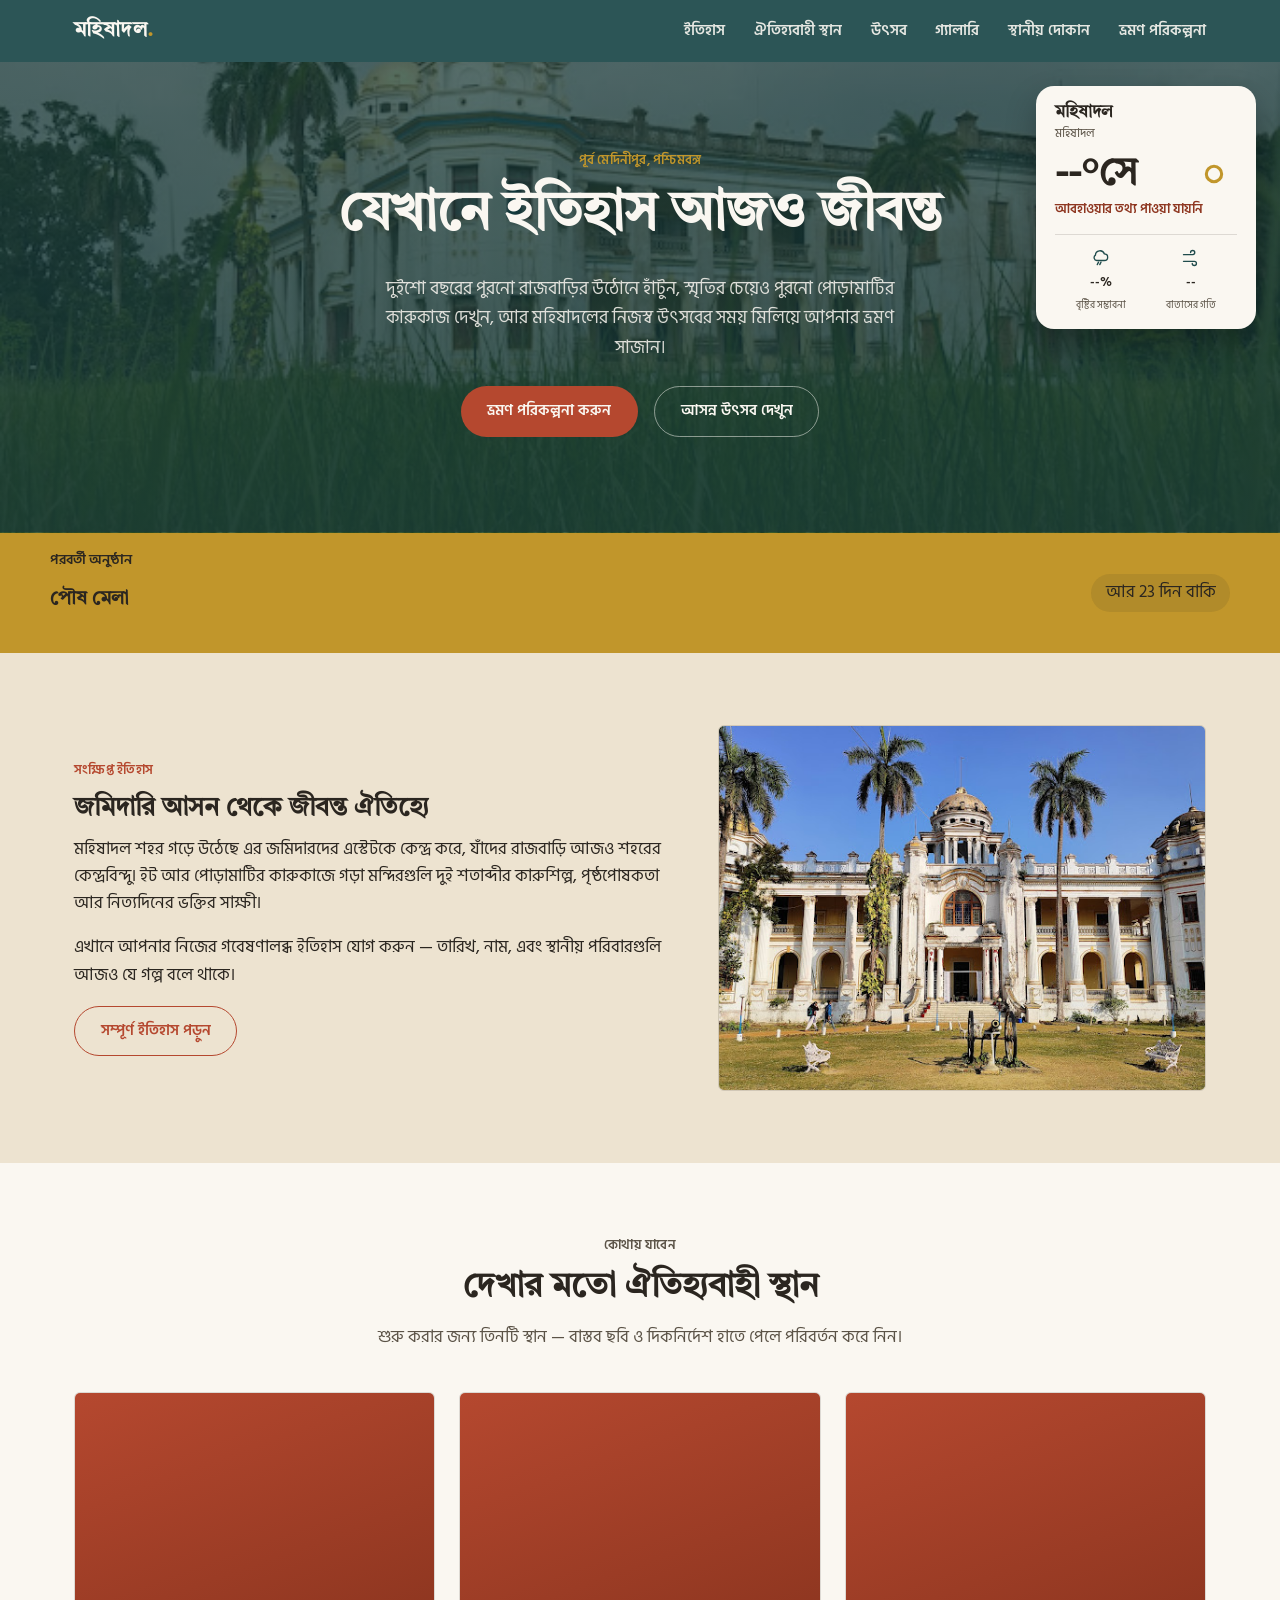
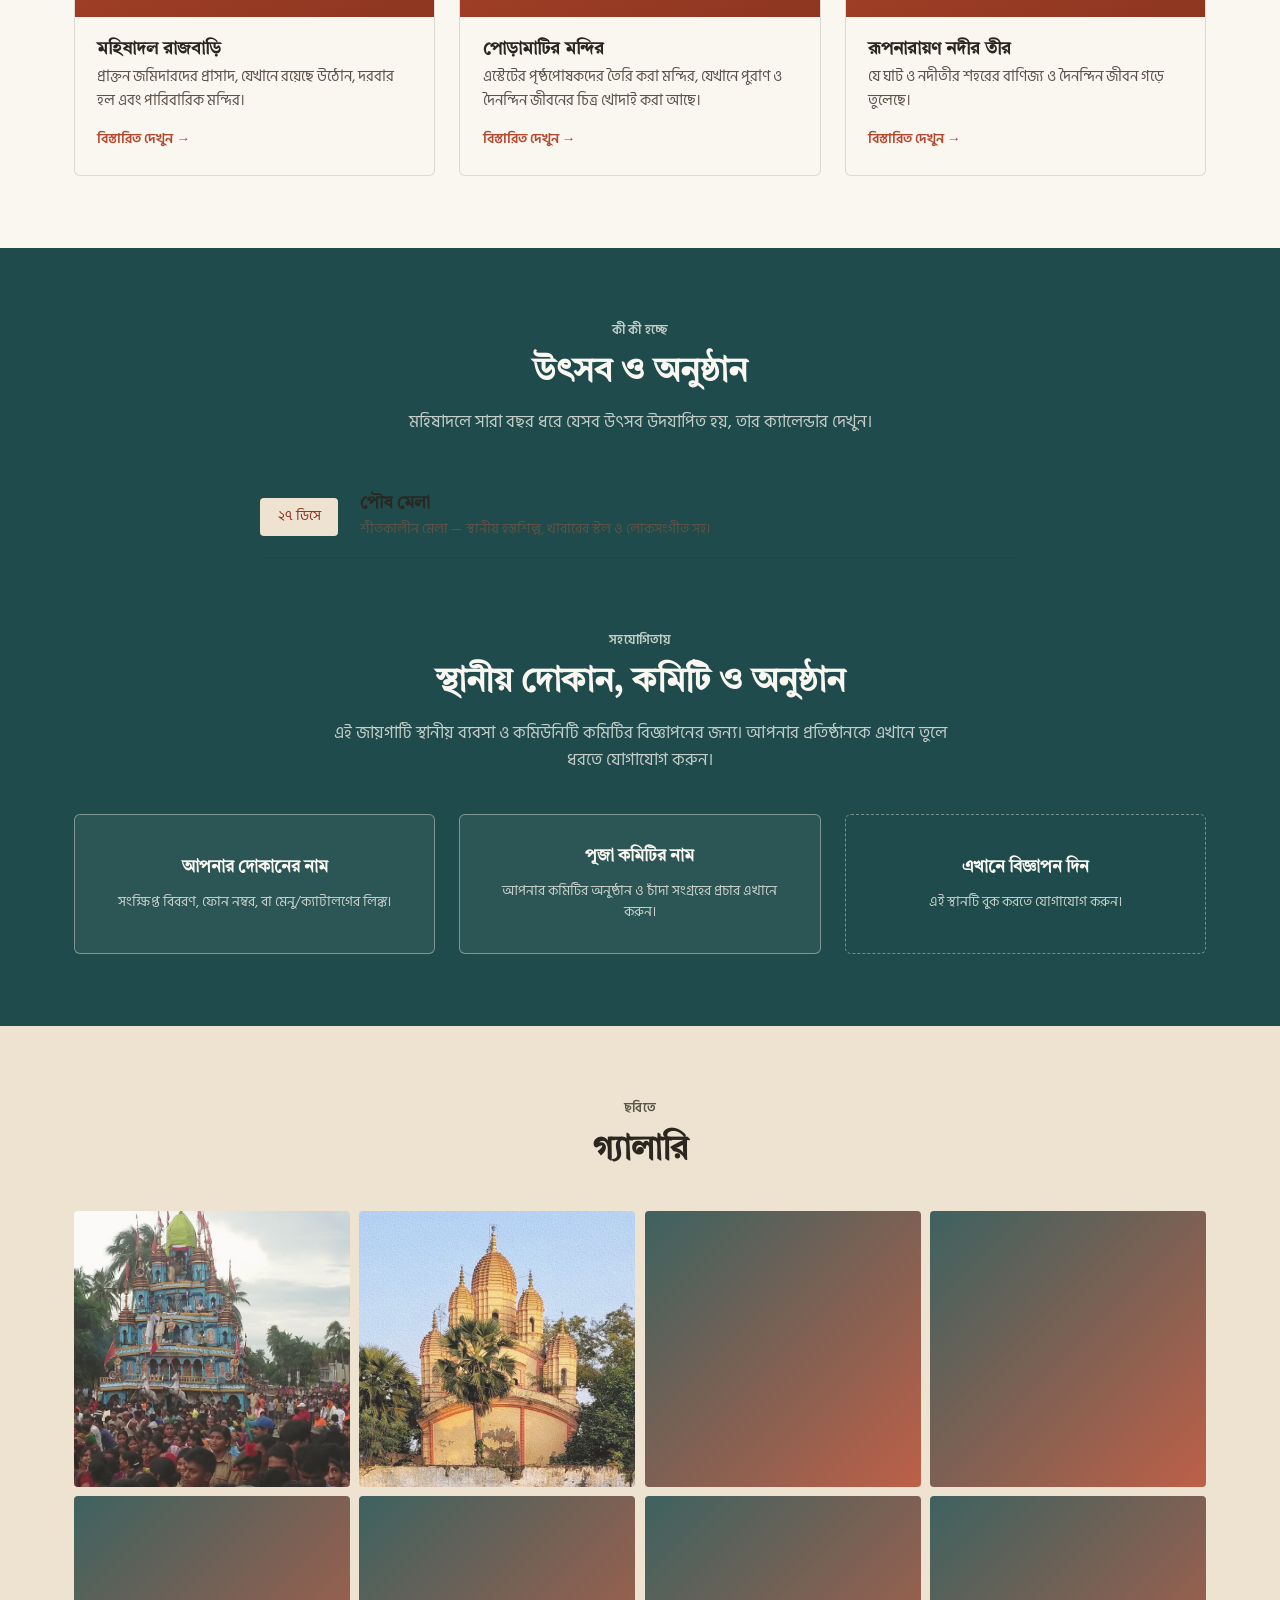
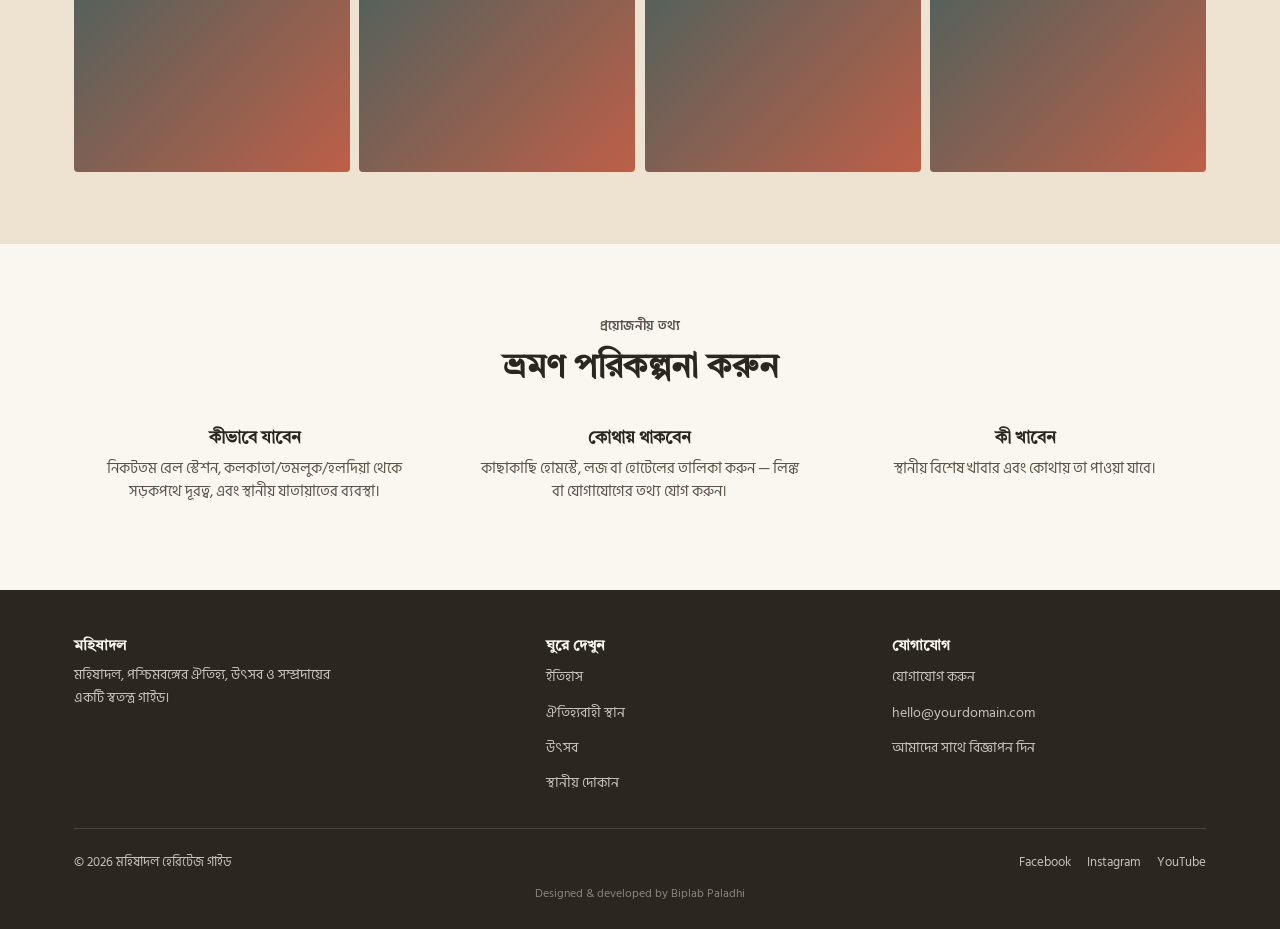
<file: index.html>
<!DOCTYPE html>
<html lang="bn">
<head>
<meta charset="UTF-8">
<meta name="viewport" content="width=device-width, initial-scale=1.0">
<title>মহিষাদল — পশ্চিমবঙ্গের ঐতিহ্য</title>
<meta name="description" content="মহিষাদলের রাজবাড়ি, পোড়ামাটির মন্দির ও জীবন্ত উৎসব ঘুরে দেখুন। ভ্রমণ পরিকল্পনা করুন, উৎসবের ক্যালেন্ডার দেখুন এবং স্থানীয় দোকান খুঁজুন।">

<!-- লাইভ হওয়ার পর এখানে আপনার নিজের ডোমেইন ও সোশ্যাল প্রিভিউ ছবি যোগ করুন -->
<meta property="og:title" content="মহিষাদল — পশ্চিমবঙ্গের ঐতিহ্য">
<meta property="og:description" content="মহিষাদলের প্রাসাদ, মন্দির ও উৎসবের একটি পর্যটন গাইড।">

<link rel="preconnect" href="https://fonts.googleapis.com">
<link rel="preconnect" href="https://fonts.gstatic.com" crossorigin>
<link href="https://fonts.googleapis.com/css2?family=Tiro+Bangla&family=Noto+Serif+Bengali:wght@500;600;700&family=Hind+Siliguri:wght@400;500;600;700&family=Noto+Sans+Bengali:wght@400;600&display=swap" rel="stylesheet">
<link rel="stylesheet" href="styles.css">
</head>
<body>

<!-- ============ হেডার ============ -->
<header class="site-header">
  <div class="container">
    <a href="#" class="logo">মহিষাদল<span>.</span></a>
    <nav class="main-nav" id="main-nav">
      <ul>
        <li><a href="#history">ইতিহাস</a></li>
        <li><a href="#heritage">ঐতিহ্যবাহী স্থান</a></li>
        <li><a href="#festivals">উৎসব</a></li>
        <li><a href="#gallery">গ্যালারি</a></li>
        <li><a href="#promotions">স্থানীয় দোকান</a></li>
        <li><a href="#visit">ভ্রমণ পরিকল্পনা</a></li>
      </ul>
    </nav>
    <button class="nav-toggle" id="nav-toggle" aria-label="মেনু খুলুন/বন্ধ করুন" aria-expanded="false">&#9776;</button>
  </div>
</header>

<!-- ============ হিরো ============ -->
<section class="hero">
  <div class="weather-card" id="weather-widget" aria-live="polite">
    <div class="weather-card-head">
      <p class="weather-location">মহিষাদল</p>
      <p class="weather-datetime" id="weather-datetime">লোড হচ্ছে…</p>
    </div>
    <div class="weather-card-main">
      <p class="weather-temp" id="weather-temp">--°সে</p>
      <div class="weather-icon" id="weather-icon">
        <svg viewBox="0 0 24 24" fill="none" stroke="currentColor" stroke-width="1.6"><circle cx="12" cy="12" r="4"></circle></svg>
      </div>
    </div>
    <p class="weather-desc" id="weather-desc"></p>
    <div class="weather-card-stats">
      <div class="weather-stat">
        <svg class="weather-stat-icon" viewBox="0 0 24 24" fill="none" stroke="currentColor" stroke-width="1.6" stroke-linecap="round"><path d="M7 15h9a4 4 0 0 0 0-8 5.5 5.5 0 0 0-10.7 1.6A3.5 3.5 0 0 0 7 15Z"></path><path d="M12 17l-1.5 3M9 17l-1.5 3"></path></svg>
        <span class="weather-stat-value" id="weather-precip">--%</span>
        <span class="weather-stat-label">বৃষ্টির সম্ভাবনা</span>
      </div>
      <div class="weather-stat">
        <svg class="weather-stat-icon" viewBox="0 0 24 24" fill="none" stroke="currentColor" stroke-width="1.6" stroke-linecap="round" stroke-linejoin="round"><path d="M3 8h11a2.5 2.5 0 1 0-2.5-2.5"></path><path d="M3 16h13a2.5 2.5 0 1 1-2.5 2.5"></path></svg>
        <span class="weather-stat-value" id="weather-wind">--</span>
        <span class="weather-stat-label">বাতাসের গতি</span>
      </div>
    </div>
  </div>
  <div class="container">
    <p class="eyebrow">পূর্ব মেদিনীপুর, পশ্চিমবঙ্গ</p>
    <h1>যেখানে ইতিহাস আজও জীবন্ত</h1>
    <p class="lead">দুইশো বছরের পুরনো রাজবাড়ির উঠোনে হাঁটুন, স্মৃতির চেয়েও পুরনো পোড়ামাটির কারুকাজ দেখুন, আর মহিষাদলের নিজস্ব উৎসবের সময় মিলিয়ে আপনার ভ্রমণ সাজান।</p>
    <div class="hero-actions">
      <a href="#visit" class="btn btn-primary">ভ্রমণ পরিকল্পনা করুন</a>
      <a href="#festivals" class="btn btn-ghost">আসন্ন উৎসব দেখুন</a>
    </div>
  </div>
</section>

<!-- ============ উৎসব কাউন্টডাউন ============ -->
<section class="plaque-band">
  <div class="container plaque">
    <div>
      <p class="plaque-label">পরবর্তী অনুষ্ঠান</p>
      <p class="plaque-name" id="next-festival-name">লোড হচ্ছে…</p>
    </div>
    <div class="plaque-count" id="next-festival-count">—</div>
  </div>
</section>

<!-- ============ ইতিহাস সংক্ষেপ ============ -->
<section class="section on-sand" id="history">
  <div class="container history-grid">
    <div>
      <p class="eyebrow">সংক্ষিপ্ত ইতিহাস</p>
      <h2>জমিদারি আসন থেকে জীবন্ত ঐতিহ্যে</h2>
      <p>মহিষাদল শহর গড়ে উঠেছে এর জমিদারদের এস্টেটকে কেন্দ্র করে, যাঁদের রাজবাড়ি আজও শহরের কেন্দ্রবিন্দু। ইট আর পোড়ামাটির কারুকাজে গড়া মন্দিরগুলি দুই শতাব্দীর কারুশিল্প, পৃষ্ঠপোষকতা আর নিত্যদিনের ভক্তির সাক্ষী।</p>
      <p>এখানে আপনার নিজের গবেষণালব্ধ ইতিহাস যোগ করুন — তারিখ, নাম, এবং স্থানীয় পরিবারগুলি আজও যে গল্প বলে থাকে।</p>
      <a href="history.html" class="btn btn-outline">সম্পূর্ণ ইতিহাস পড়ুন</a>
    </div>
    <div class="history-frame">
      <img src="images/rajbari-history.jpg" alt="মহিষাদল রাজবাড়ির সম্মুখভাগ, গম্বুজ ও স্তম্ভযুক্ত বারান্দা সহ" loading="lazy">
    </div>
  </div>
</section>

<!-- ============ ঐতিহ্যবাহী স্থান ============ -->
<section class="section" id="heritage">
  <div class="container">
    <div class="section-head">
      <p class="eyebrow">কোথায় যাবেন</p>
      <h2>দেখার মতো ঐতিহ্যবাহী স্থান</h2>
      <p>শুরু করার জন্য তিনটি স্থান — বাস্তব ছবি ও দিকনির্দেশ হাতে পেলে পরিবর্তন করে নিন।</p>
    </div>
    <div class="card-grid">
      <article class="site-card">
        <div class="site-card-image"></div>
        <div class="site-card-body">
          <h3>মহিষাদল রাজবাড়ি</h3>
          <p>প্রাক্তন জমিদারদের প্রাসাদ, যেখানে রয়েছে উঠোন, দরবার হল এবং পারিবারিক মন্দির।</p>
          <a href="#">বিস্তারিত দেখুন &rarr;</a>
        </div>
      </article>
      <article class="site-card">
        <div class="site-card-image"></div>
        <div class="site-card-body">
          <h3>পোড়ামাটির মন্দির</h3>
          <p>এস্টেটের পৃষ্ঠপোষকদের তৈরি করা মন্দির, যেখানে পুরাণ ও দৈনন্দিন জীবনের চিত্র খোদাই করা আছে।</p>
          <a href="#">বিস্তারিত দেখুন &rarr;</a>
        </div>
      </article>
      <article class="site-card">
        <div class="site-card-image"></div>
        <div class="site-card-body">
          <h3>রূপনারায়ণ নদীর তীর</h3>
          <p>যে ঘাট ও নদীতীর শহরের বাণিজ্য ও দৈনন্দিন জীবন গড়ে তুলেছে।</p>
          <a href="#">বিস্তারিত দেখুন &rarr;</a>
        </div>
      </article>
    </div>
  </div>
</section>

<!-- ============ উৎসব ও অনুষ্ঠান ============ -->
<section class="section on-dusk" id="festivals">
  <div class="container">
    <div class="section-head">
      <p class="eyebrow">কী কী হচ্ছে</p>
      <h2>উৎসব ও অনুষ্ঠান</h2>
      <p>মহিষাদলে সারা বছর ধরে যেসব উৎসব উদযাপিত হয়, তার ক্যালেন্ডার দেখুন।</p>
    </div>
    <div class="event-list" id="event-list">
      <!-- এই তালিকা script.js থেকে স্বয়ংক্রিয়ভাবে তৈরি হয় -->
    </div>
  </div>
</section>

<!-- ============ স্থানীয় দোকান / বিজ্ঞাপন ============ -->
<section class="section on-dusk" id="promotions" style="padding-top:0;">
  <div class="container">
    <div class="section-head">
      <p class="eyebrow">সহযোগিতায়</p>
      <h2>স্থানীয় দোকান, কমিটি ও অনুষ্ঠান</h2>
      <p>এই জায়গাটি স্থানীয় ব্যবসা ও কমিউনিটি কমিটির বিজ্ঞাপনের জন্য। আপনার প্রতিষ্ঠানকে এখানে তুলে ধরতে যোগাযোগ করুন।</p>
    </div>
    <div class="ad-grid">
      <div class="ad-slot filled">
        <strong>আপনার দোকানের নাম</strong>
        <p>সংক্ষিপ্ত বিবরণ, ফোন নম্বর, বা মেনু/ক্যাটালগের লিঙ্ক।</p>
      </div>
      <div class="ad-slot filled">
        <strong>পূজা কমিটির নাম</strong>
        <p>আপনার কমিটির অনুষ্ঠান ও চাঁদা সংগ্রহের প্রচার এখানে করুন।</p>
      </div>
      <div class="ad-slot">
        <strong>এখানে বিজ্ঞাপন দিন</strong>
        <p>এই স্থানটি বুক করতে যোগাযোগ করুন।</p>
      </div>
    </div>
  </div>
</section>

<!-- ============ গ্যালারি ============ -->
<section class="section on-sand" id="gallery">
  <div class="container">
    <div class="section-head">
      <p class="eyebrow">ছবিতে</p>
      <h2>গ্যালারি</h2>
    </div>
    <div class="gallery-grid">
      <div class="gallery-tile"><img src="images/rath-utsav.jpg" alt="মহিষাদল রথযাত্রা উৎসবে জনসমাগম" loading="lazy"></div>
      <div class="gallery-tile"><img src="images/gopaljiu.jpg" alt="গোপালজিউ মন্দিরের চূড়া" loading="lazy"></div>
      <div class="gallery-tile"></div>
      <div class="gallery-tile"></div>
      <div class="gallery-tile"></div>
      <div class="gallery-tile"></div>
      <div class="gallery-tile"></div>
      <div class="gallery-tile"></div>
    </div>
  </div>
</section>

<!-- ============ ভ্রমণ তথ্য ============ -->
<section class="section" id="visit">
  <div class="container">
    <div class="section-head">
      <p class="eyebrow">প্রয়োজনীয় তথ্য</p>
      <h2>ভ্রমণ পরিকল্পনা করুন</h2>
    </div>
    <div class="info-grid">
      <div class="info-card">
        <h3>কীভাবে যাবেন</h3>
        <p>নিকটতম রেল স্টেশন, কলকাতা/তমলুক/হলদিয়া থেকে সড়কপথে দূরত্ব, এবং স্থানীয় যাতায়াতের ব্যবস্থা।</p>
      </div>
      <div class="info-card">
        <h3>কোথায় থাকবেন</h3>
        <p>কাছাকাছি হোমস্টে, লজ বা হোটেলের তালিকা করুন — লিঙ্ক বা যোগাযোগের তথ্য যোগ করুন।</p>
      </div>
      <div class="info-card">
        <h3>কী খাবেন</h3>
        <p>স্থানীয় বিশেষ খাবার এবং কোথায় তা পাওয়া যাবে।</p>
      </div>
    </div>
  </div>
</section>

<!-- ============ ফুটার ============ -->
<footer class="site-footer">
  <div class="container">
    <div class="footer-grid">
      <div>
        <h4>মহিষাদল</h4>
        <p style="font-size:0.9rem; max-width:32ch;">মহিষাদল, পশ্চিমবঙ্গের ঐতিহ্য, উৎসব ও সম্প্রদায়ের একটি স্বতন্ত্র গাইড।</p>
      </div>
      <div>
        <h4>ঘুরে দেখুন</h4>
        <ul>
          <li><a href="#history">ইতিহাস</a></li>
          <li><a href="#heritage">ঐতিহ্যবাহী স্থান</a></li>
          <li><a href="#festivals">উৎসব</a></li>
          <li><a href="#promotions">স্থানীয় দোকান</a></li>
        </ul>
      </div>
      <div>
        <h4>যোগাযোগ</h4>
        <ul>
          <li><a href="contact.html">যোগাযোগ করুন</a></li>
          <li><a href="mailto:hello@yourdomain.com">hello@yourdomain.com</a></li>
          <li><a href="#">আমাদের সাথে বিজ্ঞাপন দিন</a></li>
        </ul>
      </div>
    </div>
    <div class="footer-bottom">
      <span>&copy; <span id="year"></span> মহিষাদল হেরিটেজ গাইড</span>
      <div class="social-row">
        <a href="#">Facebook</a>
        <a href="#">Instagram</a>
        <a href="#">YouTube</a>
      </div>
    </div>
    <p class="footer-credit">Designed &amp; developed by Biplab Paladhi</p>
  </div>
</footer>

<script src="script.js"></script>
<script src="weather.js"></script>
</body>
</html>
</file>
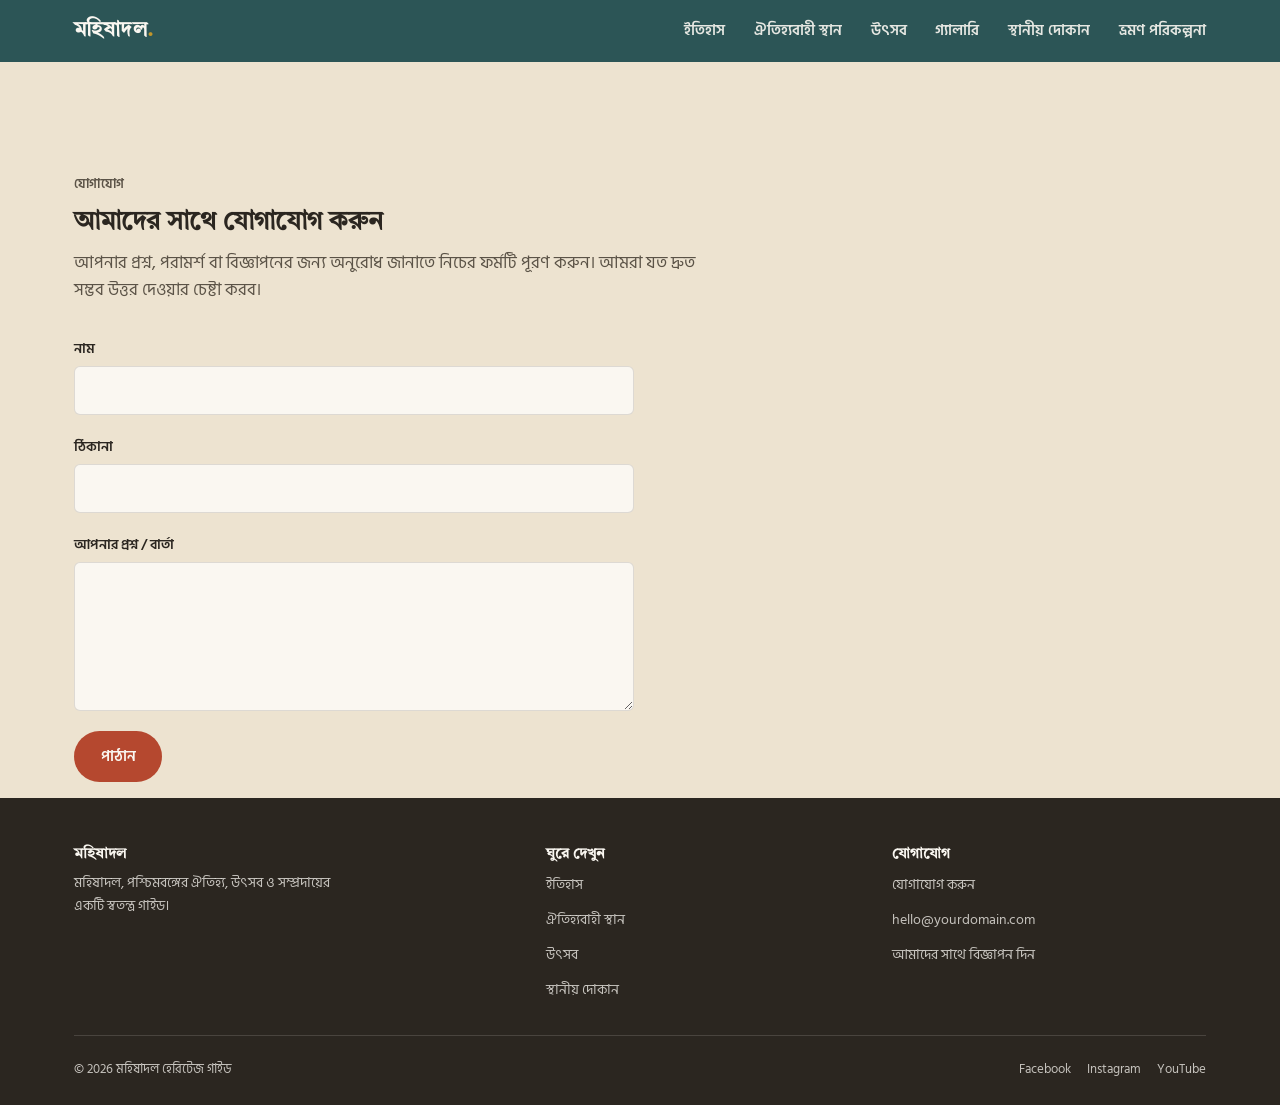
<file: contact.html>
<!DOCTYPE html>
<html lang="bn">
<head>
<meta charset="UTF-8">
<meta name="viewport" content="width=device-width, initial-scale=1.0">
<title>যোগাযোগ করুন — মহিষাদল</title>
<meta name="description" content="মহিষাদল সম্পর্কে প্রশ্ন, পরামর্শ বা বিজ্ঞাপনের জন্য যোগাযোগ করুন।">

<link rel="preconnect" href="https://fonts.googleapis.com">
<link rel="preconnect" href="https://fonts.gstatic.com" crossorigin>
<link href="https://fonts.googleapis.com/css2?family=Tiro+Bangla&family=Noto+Serif+Bengali:wght@500;600;700&family=Hind+Siliguri:wght@400;500;600;700&family=Noto+Sans+Bengali:wght@400;600&display=swap" rel="stylesheet">
<link rel="stylesheet" href="styles.css">
</head>
<body>

<!-- ============ হেডার ============ -->
<header class="site-header">
  <div class="container">
    <a href="index.html" class="logo">মহিষাদল<span>.</span></a>
    <nav class="main-nav" id="main-nav">
      <ul>
        <li><a href="index.html#history">ইতিহাস</a></li>
        <li><a href="index.html#heritage">ঐতিহ্যবাহী স্থান</a></li>
        <li><a href="index.html#festivals">উৎসব</a></li>
        <li><a href="index.html#gallery">গ্যালারি</a></li>
        <li><a href="index.html#promotions">স্থানীয় দোকান</a></li>
        <li><a href="index.html#visit">ভ্রমণ পরিকল্পনা</a></li>
      </ul>
    </nav>
    <button class="nav-toggle" id="nav-toggle" aria-label="মেনু খুলুন/বন্ধ করুন" aria-expanded="false">&#9776;</button>
  </div>
</header>

<!-- ============ যোগাযোগ ফর্ম ============ -->
<section class="section on-sand contact-hero">
  <div class="container">
    <div class="section-head">
      <p class="eyebrow">যোগাযোগ</p>
      <h1>আমাদের সাথে যোগাযোগ করুন</h1>
      <p>আপনার প্রশ্ন, পরামর্শ বা বিজ্ঞাপনের জন্য অনুরোধ জানাতে নিচের ফর্মটি পূরণ করুন। আমরা যত দ্রুত সম্ভব উত্তর দেওয়ার চেষ্টা করব।</p>
    </div>

    <form class="contact-form" id="contact-form">
      <div class="form-group">
        <label for="name">নাম</label>
        <input type="text" id="name" name="name" required>
      </div>
      <div class="form-group">
        <label for="address">ঠিকানা</label>
        <input type="text" id="address" name="address" required>
      </div>
      <div class="form-group">
        <label for="query">আপনার প্রশ্ন / বার্তা</label>
        <textarea id="query" name="query" rows="5" required></textarea>
      </div>
      <button type="submit" class="btn btn-primary" id="submit-btn" style="align-self:flex-start;">পাঠান</button>
    </form>

    <div class="form-success" id="form-success" hidden>
      আপনার বার্তা সফলভাবে পাঠানো হয়েছে। ধন্যবাদ, আমরা শীঘ্রই যোগাযোগ করব।
    </div>
    <div class="form-error" id="form-error" hidden>
      দুঃখিত, বার্তা পাঠাতে সমস্যা হয়েছে। আবার চেষ্টা করুন, অথবা সরাসরি ইমেইল করুন: hello@yourdomain.com
    </div>
  </div>
</section>

<!-- ============ ফুটার ============ -->
<footer class="site-footer">
  <div class="container">
    <div class="footer-grid">
      <div>
        <h4>মহিষাদল</h4>
        <p style="font-size:0.9rem; max-width:32ch;">মহিষাদল, পশ্চিমবঙ্গের ঐতিহ্য, উৎসব ও সম্প্রদায়ের একটি স্বতন্ত্র গাইড।</p>
      </div>
      <div>
        <h4>ঘুরে দেখুন</h4>
        <ul>
          <li><a href="index.html#history">ইতিহাস</a></li>
          <li><a href="index.html#heritage">ঐতিহ্যবাহী স্থান</a></li>
          <li><a href="index.html#festivals">উৎসব</a></li>
          <li><a href="index.html#promotions">স্থানীয় দোকান</a></li>
        </ul>
      </div>
      <div>
        <h4>যোগাযোগ</h4>
        <ul>
          <li><a href="contact.html">যোগাযোগ করুন</a></li>
          <li><a href="mailto:hello@yourdomain.com">hello@yourdomain.com</a></li>
          <li><a href="#">আমাদের সাথে বিজ্ঞাপন দিন</a></li>
        </ul>
      </div>
    </div>
    <div class="footer-bottom">
      <span>&copy; <span id="year"></span> মহিষাদল হেরিটেজ গাইড</span>
      <div class="social-row">
        <a href="#">Facebook</a>
        <a href="#">Instagram</a>
        <a href="#">YouTube</a>
      </div>
    </div>
  </div>
</footer>

<script src="script.js"></script>
<script src="contact.js"></script>
</body>
</html>
</file>
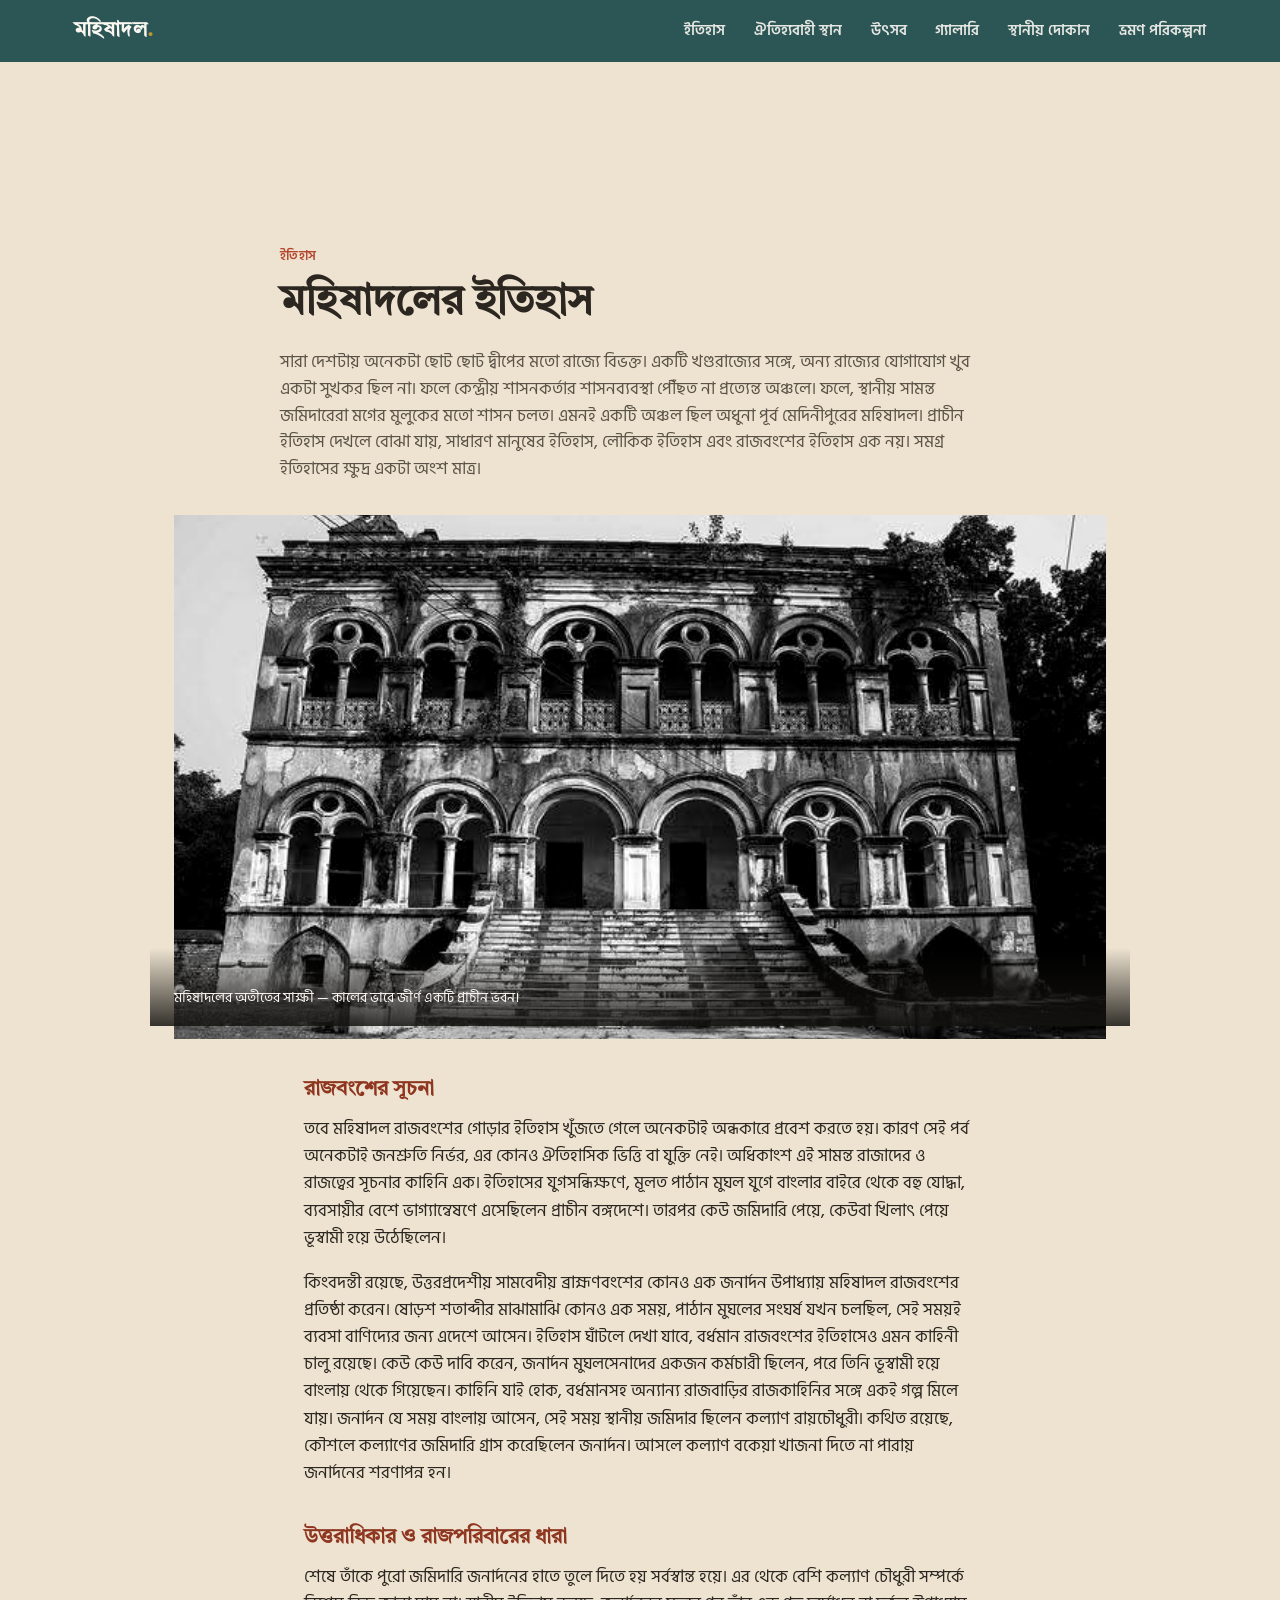
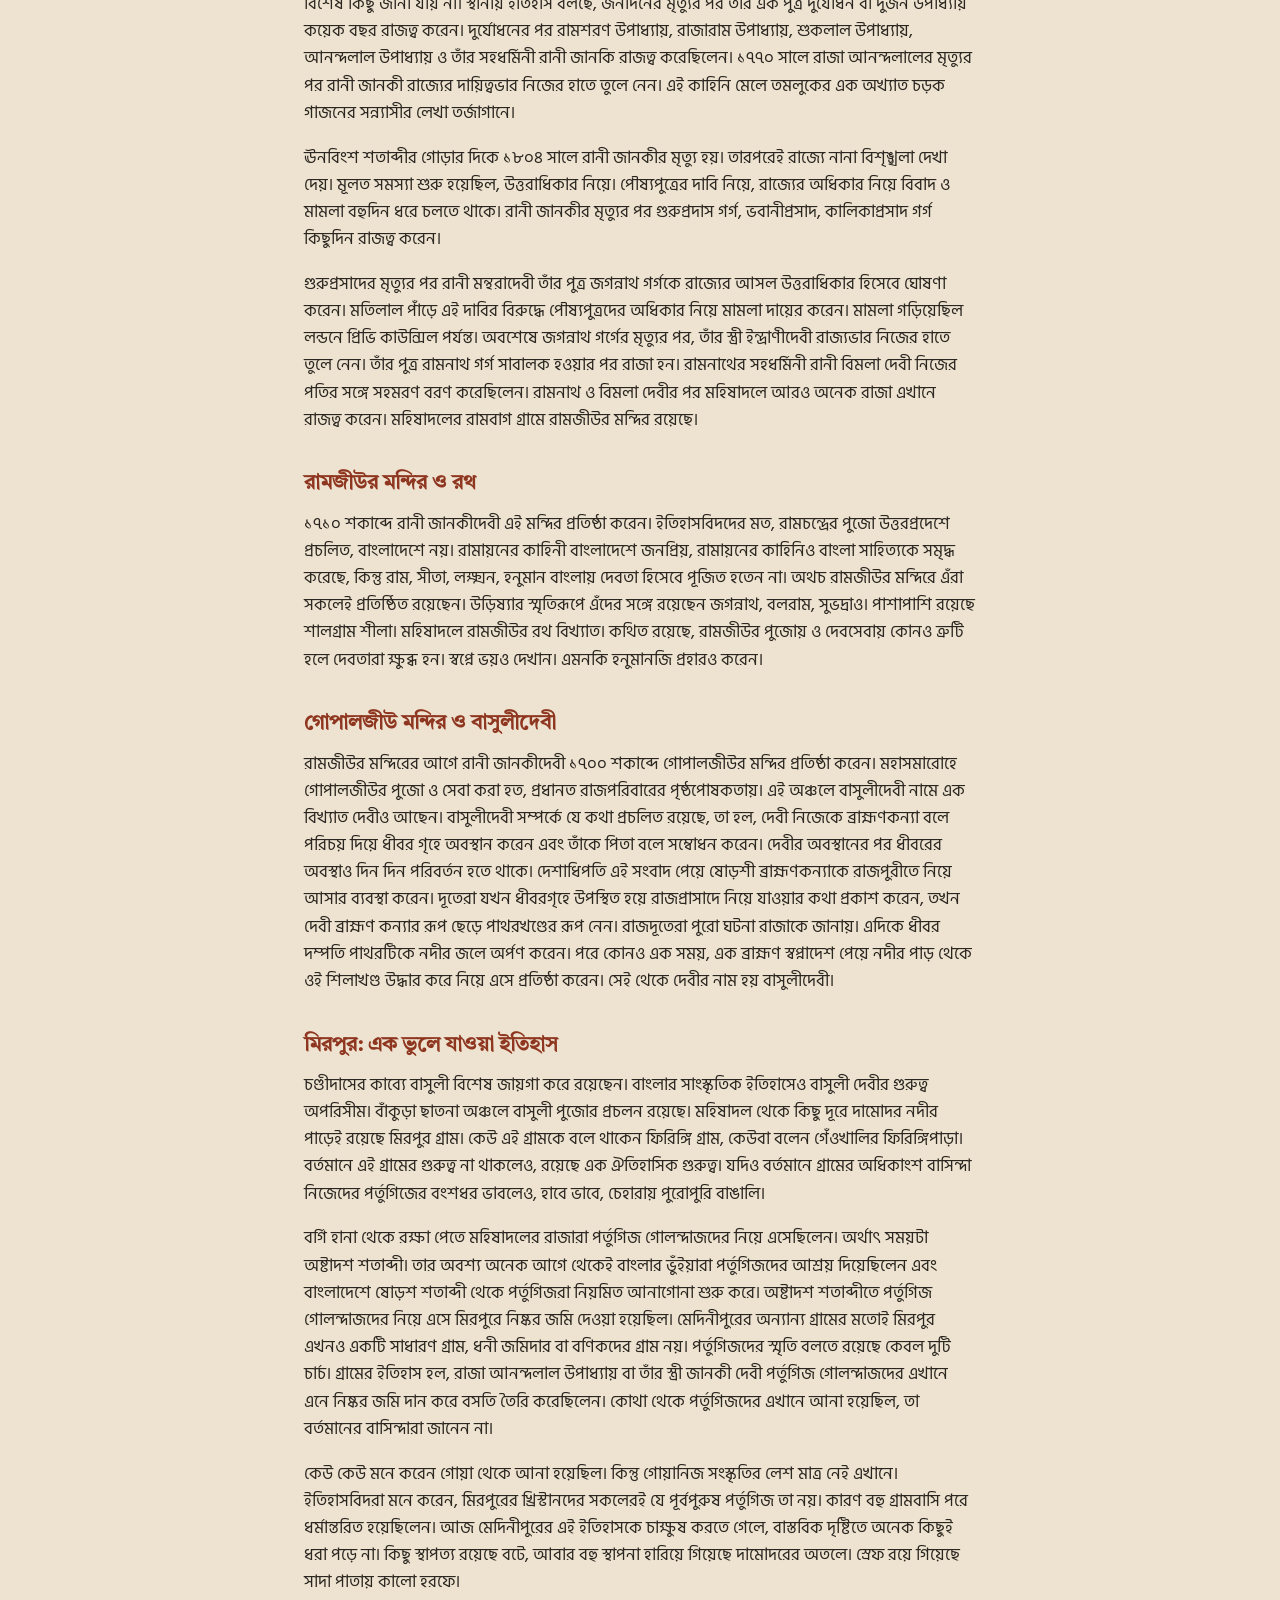
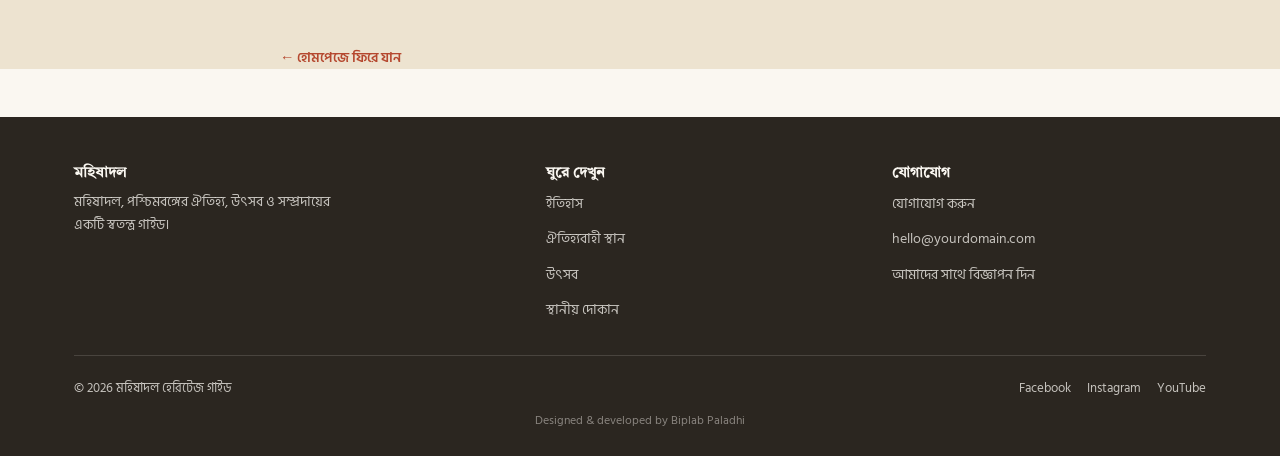
<file: history.html>
<!DOCTYPE html>
<html lang="bn">
<head>
<meta charset="UTF-8">
<meta name="viewport" content="width=device-width, initial-scale=1.0">
<title>মহিষাদলের ইতিহাস — মহিষাদল</title>
<meta name="description" content="মহিষাদল রাজবংশের সূচনা থেকে রামজীউ ও গোপালজীউ মন্দির, বাসুলীদেবী এবং মিরপুরের পর্তুগিজ ইতিহাস পর্যন্ত মহিষাদলের সম্পূর্ণ ইতিহাস।">

<link rel="preconnect" href="https://fonts.googleapis.com">
<link rel="preconnect" href="https://fonts.gstatic.com" crossorigin>
<link href="https://fonts.googleapis.com/css2?family=Tiro+Bangla&family=Noto+Serif+Bengali:wght@500;600;700&family=Hind+Siliguri:wght@400;500;600;700&family=Noto+Sans+Bengali:wght@400;600&display=swap" rel="stylesheet">
<link rel="stylesheet" href="styles.css">
</head>
<body>

<!-- ============ হেডার ============ -->
<header class="site-header">
  <div class="container">
    <a href="index.html" class="logo">মহিষাদল<span>.</span></a>
    <nav class="main-nav" id="main-nav">
      <ul>
        <li><a href="index.html#history">ইতিহাস</a></li>
        <li><a href="index.html#heritage">ঐতিহ্যবাহী স্থান</a></li>
        <li><a href="index.html#festivals">উৎসব</a></li>
        <li><a href="index.html#gallery">গ্যালারি</a></li>
        <li><a href="index.html#promotions">স্থানীয় দোকান</a></li>
        <li><a href="index.html#visit">ভ্রমণ পরিকল্পনা</a></li>
      </ul>
    </nav>
    <button class="nav-toggle" id="nav-toggle" aria-label="মেনু খুলুন/বন্ধ করুন" aria-expanded="false">&#9776;</button>
  </div>
</header>

<!-- ============ প্রবন্ধ শিরোনাম ============ -->
<section class="section on-sand" style="padding-bottom:0;">
  <div class="container article-header">
    <p class="eyebrow">ইতিহাস</p>
    <h1>মহিষাদলের ইতিহাস</h1>
    <p class="lead">সারা দেশটায় অনেকটা ছোট ছোট দ্বীপের মতো রাজ্যে বিভক্ত। একটি খণ্ডরাজ্যের সঙ্গে, অন্য রাজ্যের যোগাযোগ খুব একটা সুখকর ছিল না। ফলে কেন্দ্রীয় শাসনকর্তার শাসনব্যবস্থা পৌঁছত না প্রত্যেন্ত অঞ্চলে। ফলে, স্থানীয় সামন্ত জমিদারেরা মগের মুলুকের মতো শাসন চলত। এমনই একটি অঞ্চল ছিল অধুনা পূর্ব মেদিনীপুরের মহিষাদল। প্রাচীন ইতিহাস দেখলে বোঝা যায়, সাধারণ মানুষের ইতিহাস, লৌকিক ইতিহাস এবং রাজবংশের ইতিহাস এক নয়। সমগ্র ইতিহাসের ক্ষুদ্র একটা অংশ মাত্র।</p>
  </div>

  <div class="container article-hero">
    <img src="images/history-facade-bw.jpeg" alt="মহিষাদলের একটি প্রাচীন ও জীর্ণ ঐতিহাসিক ভবনের সম্মুখভাগ">
    <p class="article-hero-caption">মহিষাদলের অতীতের সাক্ষী — কালের ভারে জীর্ণ একটি প্রাচীন ভবন।</p>
  </div>

  <div class="container article-body">
    <h2>রাজবংশের সূচনা</h2>
    <p>তবে মহিষাদল রাজবংশের গোড়ার ইতিহাস খুঁজতে গেলে অনেকটাই অন্ধকারে প্রবেশ করতে হয়। কারণ সেই পর্ব অনেকটাই জনশ্রুতি নির্ভর, এর কোনও ঐতিহাসিক ভিত্তি বা যুক্তি নেই। অধিকাংশ এই সামন্ত রাজাদের ও রাজত্বের সূচনার কাহিনি এক। ইতিহাসের যুগসন্ধিক্ষণে, মূলত পাঠান মুঘল যুগে বাংলার বাইরে থেকে বহু যোদ্ধা, ব্যবসায়ীর বেশে ভাগ্যান্বেষণে এসেছিলেন প্রাচীন বঙ্গদেশে। তারপর কেউ জমিদারি পেয়ে, কেউবা খিলাৎ পেয়ে ভূস্বামী হয়ে উঠেছিলেন।</p>
    <p>কিংবদন্তী রয়েছে, উত্তরপ্রদেশীয় সামবেদীয় ব্রাহ্মণবংশের কোনও এক জনার্দন উপাধ্যায় মহিষাদল রাজবংশের প্রতিষ্ঠা করেন। ষোড়শ শতাব্দীর মাঝামাঝি কোনও এক সময়, পাঠান মুঘলের সংঘর্ষ যখন চলছিল, সেই সময়ই ব্যবসা বাণিদ্যের জন্য এদেশে আসেন। ইতিহাস ঘাঁটলে দেখা যাবে, বর্ধমান রাজবংশের ইতিহাসেও এমন কাহিনী চালু রয়েছে। কেউ কেউ দাবি করেন, জনার্দন মুঘলসেনাদের একজন কর্মচারী ছিলেন, পরে তিনি ভূস্বামী হয়ে বাংলায় থেকে গিয়েছেন। কাহিনি যাই হোক, বর্ধমানসহ অন্যান্য রাজবাড়ির রাজকাহিনির সঙ্গে একই গল্প মিলে যায়। জনার্দন যে সময় বাংলায় আসেন, সেই সময় স্থানীয় জমিদার ছিলেন কল্যাণ রায়চৌধুরী। কথিত রয়েছে, কৌশলে কল্যাণের জমিদারি গ্রাস করেছিলেন জনার্দন। আসলে কল্যাণ বকেয়া খাজনা দিতে না পারায় জনার্দনের শরণাপন্ন হন।</p>

    <h2>উত্তরাধিকার ও রাজপরিবারের ধারা</h2>
    <p>শেষে তাঁকে পুরো জমিদারি জনার্দনের হাতে তুলে দিতে হয় সর্বস্বান্ত হয়ে। এর থেকে বেশি কল্যাণ চৌধুরী সম্পর্কে বিশেষ কিছু জানা যায় না। স্থানীয় ইতিহাস বলছে, জনার্দনের মৃত্যুর পর তাঁর এক পুত্র দুর্যোধন বা দুর্জন উপাধ্যায় কয়েক বছর রাজত্ব করেন। দুর্যোধনের পর রামশরণ উপাধ্যায়, রাজারাম উপাধ্যায়, শুকলাল উপাধ্যায়, আনন্দলাল উপাধ্যায় ও তাঁর সহধর্মিনী রানী জানকি রাজত্ব করেছিলেন। ১৭৭০ সালে রাজা আনন্দলালের মৃত্যুর পর রানী জানকী রাজ্যের দায়িত্বভার নিজের হাতে তুলে নেন। এই কাহিনি মেলে তমলুকের এক অখ্যাত চড়ক গাজনের সন্ন্যাসীর লেখা তর্জাগানে।</p>
    <p>ঊনবিংশ শতাব্দীর গোড়ার দিকে ১৮০৪ সালে রানী জানকীর মৃত্যু হয়। তারপরেই রাজ্যে নানা বিশৃঙ্খলা দেখা দেয়। মূলত সমস্যা শুরু হয়েছিল, উত্তরাধিকার নিয়ে। পৌষ্যপুত্রের দাবি নিয়ে, রাজ্যের অধিকার নিয়ে বিবাদ ও মামলা বহুদিন ধরে চলতে থাকে। রানী জানকীর মৃত্যুর পর গুরুপ্রদাস গর্গ, ভবানীপ্রসাদ, কালিকাপ্রসাদ গর্গ কিছুদিন রাজত্ব করেন।</p>
    <p>গুরুপ্রসাদের মৃত্যুর পর রানী মন্থরাদেবী তাঁর পুত্র জগন্নাথ গর্গকে রাজ্যের আসল উত্তরাধিকার হিসেবে ঘোষণা করেন। মতিলাল পাঁড়ে এই দাবির বিরুদ্ধে পৌষ্যপুত্রদের অধিকার নিয়ে মামলা দায়ের করেন। মামলা গড়িয়েছিল লন্ডনে প্রিভি কাউন্সিল পর্যন্ত। অবশেষে জগন্নাথ গর্গের মৃত্যুর পর, তাঁর স্ত্রী ইন্দ্রাণীদেবী রাজ্যভার নিজের হাতে তুলে নেন। তাঁর পুত্র রামনাথ গর্গ সাবালক হওয়ার পর রাজা হন। রামনাথের সহধর্মিনী রানী বিমলা দেবী নিজের পতির সঙ্গে সহমরণ বরণ করেছিলেন। রামনাথ ও বিমলা দেবীর পর মহিষাদলে আরও অনেক রাজা এখানে রাজত্ব করেন। মহিষাদলের রামবাগ গ্রামে রামজীউর মন্দির রয়েছে।</p>

    <h2>রামজীউর মন্দির ও রথ</h2>
    <p>১৭১০ শকাব্দে রানী জানকীদেবী এই মন্দির প্রতিষ্ঠা করেন। ইতিহাসবিদদের মত, রামচন্দ্রের পুজো উত্তরপ্রদেশে প্রচলিত, বাংলাদেশে নয়। রামায়নের কাহিনী বাংলাদেশে জনপ্রিয়, রামায়নের কাহিনিও বাংলা সাহিত্যকে সমৃদ্ধ করেছে, কিন্তু রাম, সীতা, লক্ষ্মন, হনুমান বাংলায় দেবতা হিসেবে পূজিত হতেন না। অথচ রামজীউর মন্দিরে এঁরা সকলেই প্রতিষ্ঠিত রয়েছেন। উড়িষ্যার স্মৃতিরূপে এঁদের সঙ্গে রয়েছেন জগন্নাথ, বলরাম, সুভদ্রাও। পাশাপাশি রয়েছে শালগ্রাম শীলা। মহিষাদলে রামজীউর রথ বিখ্যাত। কথিত রয়েছে, রামজীউর পুজোয় ও দেবসেবায় কোনও ত্রুটি হলে দেবতারা ক্ষুব্ধ হন। স্বপ্নে ভয়ও দেখান। এমনকি হনুমানজি প্রহারও করেন।</p>

    <h2>গোপালজীউ মন্দির ও বাসুলীদেবী</h2>
    <p>রামজীউর মন্দিরের আগে রানী জানকীদেবী ১৭০০ শকাব্দে গোপালজীউর মন্দির প্রতিষ্ঠা করেন। মহাসমারোহে গোপালজীউর পুজো ও সেবা করা হত, প্রধানত রাজপরিবারের পৃষ্ঠপোষকতায়। এই অঞ্চলে বাসুলীদেবী নামে এক বিখ্যাত দেবীও আছেন। বাসুলীদেবী সম্পর্কে যে কথা প্রচলিত রয়েছে, তা হল, দেবী নিজেকে ব্রাহ্মণকন্যা বলে পরিচয় দিয়ে ধীবর গৃহে অবস্থান করেন এবং তাঁকে পিতা বলে সম্বোধন করেন। দেবীর অবস্থানের পর ধীবরের অবস্থাও দিন দিন পরিবর্তন হতে থাকে। দেশাধিপতি এই সংবাদ পেয়ে ষোড়শী ব্রাহ্মণকন্যাকে রাজপুরীতে নিয়ে আসার ব্যবস্থা করেন। দূতেরা যখন ধীবরগৃহে উপস্থিত হয়ে রাজপ্রাসাদে নিয়ে যাওয়ার কথা প্রকাশ করেন, তখন দেবী ব্রাহ্মণ কন্যার রূপ ছেড়ে পাথরখণ্ডের রূপ নেন। রাজদূতেরা পুরো ঘটনা রাজাকে জানায়। এদিকে ধীবর দম্পতি পাথরটিকে নদীর জলে অর্পণ করেন। পরে কোনও এক সময়, এক ব্রাহ্মণ স্বপ্নাদেশ পেয়ে নদীর পাড় থেকে ওই শিলাখণ্ড উদ্ধার করে নিয়ে এসে প্রতিষ্ঠা করেন। সেই থেকে দেবীর নাম হয় বাসুলীদেবী।</p>

    <h2>মিরপুর: এক ভুলে যাওয়া ইতিহাস</h2>
    <p>চণ্ডীদাসের কাব্যে বাসুলী বিশেষ জায়গা করে রয়েছেন। বাংলার সাংস্কৃতিক ইতিহাসেও বাসুলী দেবীর গুরুত্ব অপরিসীম। বাঁকুড়া ছাতনা অঞ্চলে বাসুলী পুজোর প্রচলন রয়েছে। মহিষাদল থেকে কিছু দূরে দামোদর নদীর পাড়েই রয়েছে মিরপুর গ্রাম। কেউ এই গ্রামকে বলে থাকেন ফিরিঙ্গি গ্রাম, কেউবা বলেন গেঁওখালির ফিরিঙ্গিপাড়া। বর্তমানে এই গ্রামের গুরুত্ব না থাকলেও, রয়েছে এক ঐতিহাসিক গুরুত্ব। যদিও বর্তমানে গ্রামের অধিকাংশ বাসিন্দা নিজেদের পর্তুগিজের বংশধর ভাবলেও, হাবে ভাবে, চেহারায় পুরোপুরি বাঙালি।</p>
    <p>বর্গি হানা থেকে রক্ষা পেতে মহিষাদলের রাজারা পর্তুগিজ গোলন্দাজদের নিয়ে এসেছিলেন। অর্থাৎ সময়টা অষ্টাদশ শতাব্দী। তার অবশ্য অনেক আগে থেকেই বাংলার ভুঁইয়ারা পর্তুগিজদের আশ্রয় দিয়েছিলেন এবং বাংলাদেশে ষোড়শ শতাব্দী থেকে পর্তুগিজরা নিয়মিত আনাগোনা শুরু করে। অষ্টাদশ শতাব্দীতে পর্তুগিজ গোলন্দাজদের নিয়ে এসে মিরপুরে নিষ্কর জমি দেওয়া হয়েছিল। মেদিনীপুরের অন্যান্য গ্রামের মতোই মিরপুর এখনও একটি সাধারণ গ্রাম, ধনী জমিদার বা বণিকদের গ্রাম নয়। পর্তুগিজদের স্মৃতি বলতে রয়েছে কেবল দুটি চার্চ। গ্রামের ইতিহাস হল, রাজা আনন্দলাল উপাধ্যায় বা তাঁর স্ত্রী জানকী দেবী পর্তুগিজ গোলন্দাজদের এখানে এনে নিষ্কর জমি দান করে বসতি তৈরি করেছিলেন। কোথা থেকে পর্তুগিজদের এখানে আনা হয়েছিল, তা বর্তমানের বাসিন্দারা জানেন না।</p>
    <p>কেউ কেউ মনে করেন গোয়া থেকে আনা হয়েছিল। কিন্তু গোয়ানিজ সংস্কৃতির লেশ মাত্র নেই এখানে। ইতিহাসবিদরা মনে করেন, মিরপুরের খ্রিস্টানদের সকলেরই যে পূর্বপুরুষ পর্তুগিজ তা নয়। কারণ বহু গ্রামবাসি পরে ধর্মান্তরিত হয়েছিলেন। আজ মেদিনীপুরের এই ইতিহাসকে চাক্ষুষ করতে গেলে, বাস্তবিক দৃষ্টিতে অনেক কিছুই ধরা পড়ে না। কিছু স্থাপত্য রয়েছে বটে, আবার বহু স্থাপনা হারিয়ে গিয়েছে দামোদরের অতলে। স্রেফ রয়ে গিয়েছে সাদা পাতায় কালো হরফে।</p>
  </div>

  <a href="index.html" class="article-back">&larr; হোমপেজে ফিরে যান</a>
</section>

<!-- ============ ফুটার ============ -->
<footer class="site-footer">
  <div class="container">
    <div class="footer-grid">
      <div>
        <h4>মহিষাদল</h4>
        <p style="font-size:0.9rem; max-width:32ch;">মহিষাদল, পশ্চিমবঙ্গের ঐতিহ্য, উৎসব ও সম্প্রদায়ের একটি স্বতন্ত্র গাইড।</p>
      </div>
      <div>
        <h4>ঘুরে দেখুন</h4>
        <ul>
          <li><a href="index.html#history">ইতিহাস</a></li>
          <li><a href="index.html#heritage">ঐতিহ্যবাহী স্থান</a></li>
          <li><a href="index.html#festivals">উৎসব</a></li>
          <li><a href="index.html#promotions">স্থানীয় দোকান</a></li>
        </ul>
      </div>
      <div>
        <h4>যোগাযোগ</h4>
        <ul>
          <li><a href="contact.html">যোগাযোগ করুন</a></li>
          <li><a href="mailto:hello@yourdomain.com">hello@yourdomain.com</a></li>
          <li><a href="#">আমাদের সাথে বিজ্ঞাপন দিন</a></li>
        </ul>
      </div>
    </div>
    <div class="footer-bottom">
      <span>&copy; <span id="year"></span> মহিষাদল হেরিটেজ গাইড</span>
      <div class="social-row">
        <a href="#">Facebook</a>
        <a href="#">Instagram</a>
        <a href="#">YouTube</a>
      </div>
    </div>
    <p class="footer-credit">Designed &amp; developed by Biplab Paladhi</p>
  </div>
</footer>

<script src="script.js"></script>
</body>
</html>
</file>
<file: styles.css>
/* =========================================================
   Mahishadal Heritage — stylesheet
   Palette is drawn from the town's own materials:
   terracotta brick, lime-washed plaster, river dusk, brass carving.
   ========================================================= */

:root {
  /* -- Color tokens -- */
  --terracotta: #B5482F;      /* temple brick red — primary/signature */
  --terracotta-dark: #8E3620;
  --indigo-dusk: #1F4B4C;     /* river-at-dusk teal — secondary bands */
  --indigo-dusk-dark: #163837;
  --gold: #C1962B;            /* brass carving gold — accents, CTAs */
  --sand: #EDE3D0;            /* lime-plaster cream — section background */
  --paper: #FAF7F1;           /* card background */
  --ink: #2B2620;             /* charcoal ink — body text */
  --ink-soft: #5B5347;        /* muted text */
  --line: rgba(43, 38, 32, 0.14);

  /* -- Type --
     Tiro Bangla gives headings the same carved, historic feel Fraunces gave
     the English version. Hind Siliguri is a clean, highly readable Bengali
     text face for body copy and UI labels. */
  --font-display: "Tiro Bangla", "Noto Serif Bengali", serif;
  --font-body: "Hind Siliguri", "Noto Sans Bengali", sans-serif;
  --font-mono: "Hind Siliguri", "Noto Sans Bengali", sans-serif;

  /* -- Layout -- */
  --max-width: 1180px;
  --radius: 6px;
  --gap: 1.5rem;
}

* { box-sizing: border-box; }
html { scroll-behavior: smooth; }

body {
  margin: 0;
  font-family: var(--font-body);
  color: var(--ink);
  background: var(--paper);
  line-height: 1.6;
  font-size: 17px;
}

h1, h2, h3, h4 {
  font-family: var(--font-display);
  font-weight: 600;
  line-height: 1.15;
  margin: 0 0 0.5em;
  color: var(--ink);
}

p { margin: 0 0 1em; }

a { color: inherit; text-decoration: none; }

img { max-width: 100%; display: block; }

.container {
  max-width: var(--max-width);
  margin: 0 auto;
  padding: 0 1.5rem;
}

.eyebrow {
  font-family: var(--font-mono);
  font-size: 0.82rem;
  font-weight: 600;
  letter-spacing: 0.02em;
  color: var(--terracotta);
}

button, .btn {
  font-family: var(--font-body);
  font-weight: 600;
  border-radius: 999px;
  border: 1px solid transparent;
  padding: 0.75rem 1.6rem;
  cursor: pointer;
  font-size: 0.95rem;
  display: inline-flex;
  align-items: center;
  gap: 0.5rem;
  transition: transform 0.15s ease, background 0.15s ease;
}
.btn:focus-visible, a:focus-visible, button:focus-visible {
  outline: 3px solid var(--gold);
  outline-offset: 2px;
}
.btn-primary { background: var(--terracotta); color: var(--paper); }
.btn-primary:hover { background: var(--terracotta-dark); transform: translateY(-1px); }
.btn-ghost { background: transparent; color: var(--paper); border-color: rgba(250,247,241,0.5); }
.btn-ghost:hover { background: rgba(250,247,241,0.12); }
.btn-outline { background: transparent; color: var(--terracotta); border-color: var(--terracotta); }
.btn-outline:hover { background: var(--terracotta); color: var(--paper); }

/* -- Signature motif: a temple-frieze divider, echoing the
   terracotta carving bands found on Mahishadal's temples -- */
.frieze {
  height: 14px;
  width: 100%;
  background-image: repeating-linear-gradient(
    -45deg,
    var(--gold) 0px, var(--gold) 7px,
    transparent 7px, transparent 14px
  );
  opacity: 0.85;
}
.frieze.on-dark { opacity: 0.5; }

/* =========================================================
   Header
   ========================================================= */
.site-header {
  position: sticky;
  top: 0;
  z-index: 50;
  background: rgba(31, 75, 76, 0.94);
  backdrop-filter: blur(6px);
  color: var(--paper);
}
.site-header .container {
  display: flex;
  align-items: center;
  justify-content: space-between;
  padding-top: 0.9rem;
  padding-bottom: 0.9rem;
}
.logo {
  font-family: var(--font-display);
  font-size: 1.3rem;
  font-weight: 600;
  letter-spacing: 0.02em;
}
.logo span { color: var(--gold); }

.main-nav ul {
  list-style: none;
  display: flex;
  gap: 1.8rem;
  margin: 0;
  padding: 0;
}
.main-nav a {
  font-size: 0.92rem;
  font-weight: 600;
  opacity: 0.9;
}
.main-nav a:hover { opacity: 1; color: var(--gold); }

.nav-toggle {
  display: none;
  background: transparent;
  border: none;
  color: var(--paper);
  font-size: 1.6rem;
  padding: 0.2rem 0.4rem;
}

/* =========================================================
   Hero
   ========================================================= */
.hero {
  position: relative;
  background-image:
    linear-gradient(180deg, rgba(22,56,55,0.72) 0%, rgba(22,56,55,0.88) 100%),
    url('images/hero-mahishadal.jpg');
  background-size: cover;
  background-position: center 65%;
  color: var(--paper);
  overflow: hidden;
}
.hero .container {
  position: relative;
  z-index: 2;
  padding-top: 5.5rem;
  padding-bottom: 6rem;
  max-width: 760px;
  text-align: center;
  margin: 0 auto;
}
.hero .eyebrow { color: var(--gold); }
.hero h1 {
  font-size: clamp(2.2rem, 5vw, 3.4rem);
  color: var(--paper);
}
.hero p.lead {
  font-size: 1.15rem;
  color: rgba(250,247,241,0.85);
  max-width: 540px;
  margin-left: auto;
  margin-right: auto;
}
.hero-actions {
  display: flex;
  gap: 1rem;
  justify-content: center;
  margin-top: 1.5rem;
  flex-wrap: wrap;
}

/* Decorative temple silhouette behind the hero copy */
.hero-silhouette {
  position: absolute;
  inset: auto 0 0 0;
  height: 46%;
  background: var(--indigo-dusk-dark);
  clip-path: polygon(
    0% 100%, 0% 60%, 6% 60%, 6% 40%, 10% 40%, 10% 20%, 14% 20%, 14% 0%,
    18% 0%, 18% 30%, 24% 30%, 24% 50%, 32% 50%, 32% 25%, 38% 25%, 38% 5%,
    44% 5%, 44% 35%, 52% 35%, 52% 15%, 58% 15%, 58% 45%, 66% 45%, 66% 20%,
    72% 20%, 72% 0%, 76% 0%, 76% 20%, 82% 20%, 82% 40%, 88% 40%, 88% 60%,
    94% 60%, 94% 45%, 100% 45%, 100% 100%
  );
  opacity: 0.6;
}

/* =========================================================
   Festival countdown plaque
   ========================================================= */
.plaque-band {
  background: var(--gold);
  color: var(--ink);
}
.plaque {
  display: flex;
  align-items: center;
  justify-content: space-between;
  flex-wrap: wrap;
  gap: 1rem;
  padding: 1.1rem 0;
}
.plaque-label {
  font-family: var(--font-mono);
  font-size: 0.85rem;
  font-weight: 600;
}
.plaque-name {
  font-family: var(--font-display);
  font-size: 1.2rem;
  font-weight: 600;
}
.plaque-count {
  font-family: var(--font-mono);
  font-size: 1.05rem;
  background: rgba(43,38,32,0.1);
  padding: 0.35rem 0.9rem;
  border-radius: 999px;
}

/* =========================================================
   Generic section rhythm
   ========================================================= */
.section {
  padding: 4.5rem 0;
}
.section.on-sand { background: var(--sand); }
.section.on-dusk { background: var(--indigo-dusk); color: var(--paper); }
.section.on-dusk h2 { color: var(--paper); }
.section.on-dusk .eyebrow { color: var(--gold); }

.section-head {
  max-width: 620px;
  margin: 0 auto 2.5rem;
  text-align: center;
}
.section-head h2 { font-size: clamp(1.6rem, 3vw, 2.1rem); }
.section-head p { color: var(--ink-soft); }
.section.on-dusk .section-head p { color: rgba(250,247,241,0.75); }

/* -- History teaser -- */
.history-grid {
  display: grid;
  grid-template-columns: 1.1fr 0.9fr;
  gap: 3rem;
  align-items: center;
}
.history-frame {
  aspect-ratio: 4 / 3;
  border-radius: var(--radius);
  overflow: hidden;
  border: 1px solid var(--line);
}
.history-frame img {
  width: 100%;
  height: 100%;
  object-fit: cover;
  display: block;
}

/* -- Heritage site cards -- */
.card-grid {
  display: grid;
  grid-template-columns: repeat(3, 1fr);
  gap: var(--gap);
}
.site-card {
  background: var(--paper);
  border: 1px solid var(--line);
  border-radius: var(--radius);
  overflow: hidden;
}
.site-card-image {
  aspect-ratio: 16 / 10;
  background: linear-gradient(160deg, var(--terracotta) 0%, var(--terracotta-dark) 100%);
}
.site-card-body { padding: 1.4rem; }
.site-card-body h3 { font-size: 1.1rem; margin-bottom: 0.35rem; }
.site-card-body p { font-size: 0.92rem; color: var(--ink-soft); margin-bottom: 0.8rem; }
.site-card-body a { font-size: 0.85rem; font-weight: 600; color: var(--terracotta); }

/* -- Festival list -- */
.event-list { display: flex; flex-direction: column; gap: 0; max-width: 760px; margin: 0 auto; }
.event-row {
  display: flex;
  align-items: center;
  gap: 1.4rem;
  padding: 1.1rem 0;
  border-bottom: 1px solid var(--line);
}
.event-date {
  font-family: var(--font-mono);
  font-size: 0.85rem;
  background: var(--sand);
  color: var(--terracotta-dark);
  padding: 0.5rem 0.7rem;
  border-radius: 4px;
  min-width: 78px;
  text-align: center;
  flex-shrink: 0;
}
.event-info h3 { font-size: 1.05rem; margin: 0 0 0.2rem; }
.event-info p { font-size: 0.9rem; color: var(--ink-soft); margin: 0; }

/* -- Local promotions / ad slots -- */
.ad-grid {
  display: grid;
  grid-template-columns: repeat(3, 1fr);
  gap: var(--gap);
}
.ad-slot {
  border: 1px dashed rgba(250,247,241,0.4);
  border-radius: var(--radius);
  padding: 1.6rem;
  text-align: center;
  min-height: 140px;
  display: flex;
  flex-direction: column;
  align-items: center;
  justify-content: center;
  gap: 0.6rem;
}
.ad-slot.filled {
  border-style: solid;
  background: rgba(250,247,241,0.06);
}
.ad-slot p { margin: 0; font-size: 0.85rem; color: rgba(250,247,241,0.75); }
.ad-slot strong { font-family: var(--font-display); font-size: 1.05rem; color: var(--paper); }

/* -- Gallery -- */
.gallery-grid {
  display: grid;
  grid-template-columns: repeat(4, 1fr);
  gap: 0.6rem;
}
.gallery-tile {
  aspect-ratio: 1;
  border-radius: 4px;
  background: linear-gradient(135deg, var(--indigo-dusk) 0%, var(--terracotta) 100%);
  opacity: 0.85;
  overflow: hidden;
}
.gallery-tile img {
  width: 100%;
  height: 100%;
  object-fit: cover;
  display: block;
}

/* -- Visitor info -- */
.info-grid {
  display: grid;
  grid-template-columns: repeat(3, 1fr);
  gap: var(--gap);
}
.info-card { text-align: center; padding: 0 1rem; }
.info-card h3 { font-size: 1.05rem; }
.info-card p { font-size: 0.92rem; color: var(--ink-soft); }

/* =========================================================
   Footer
   ========================================================= */
.site-footer {
  background: var(--ink);
  color: rgba(250,247,241,0.75);
  padding: 3rem 0 1.6rem;
}
.footer-grid {
  display: grid;
  grid-template-columns: 1.4fr 1fr 1fr;
  gap: 2rem;
  padding-bottom: 2rem;
  border-bottom: 1px solid rgba(250,247,241,0.14);
}
.footer-grid h4 { color: var(--paper); font-size: 0.95rem; }
.footer-grid ul { list-style: none; margin: 0; padding: 0; display: flex; flex-direction: column; gap: 0.5rem; }
.footer-grid a { font-size: 0.9rem; }
.footer-grid a:hover { color: var(--gold); }
.footer-bottom {
  display: flex;
  justify-content: space-between;
  align-items: center;
  padding-top: 1.4rem;
  font-size: 0.82rem;
  flex-wrap: wrap;
  gap: 0.8rem;
}
.social-row { display: flex; gap: 1rem; }

.footer-credit {
  text-align: center;
  font-size: 0.72rem;
  color: rgba(250,247,241,0.45);
  margin: 0.8rem 0 0;
}

/* =========================================================
   Weather card
   ========================================================= */
.weather-card {
  position: absolute;
  top: 1.5rem;
  right: 1.5rem;
  z-index: 3;
  width: 220px;
  background: var(--paper);
  border-radius: 18px;
  padding: 1.1rem 1.2rem 1rem;
  box-shadow: 0 14px 30px rgba(0,0,0,0.28);
}
.weather-card-head { margin-bottom: 0.5rem; }
.weather-location {
  font-family: var(--font-display);
  font-size: 1.05rem;
  font-weight: 600;
  color: var(--ink);
  margin: 0;
  line-height: 1.1;
}
.weather-datetime {
  font-size: 0.72rem;
  color: var(--ink-soft);
  margin: 0.15rem 0 0;
}
.weather-card-main {
  display: flex;
  align-items: center;
  justify-content: space-between;
  margin: 0.3rem 0 0.1rem;
}
.weather-temp {
  font-family: var(--font-display);
  font-size: 2.4rem;
  font-weight: 600;
  color: var(--ink);
  margin: 0;
  line-height: 1;
}
.weather-icon {
  width: 46px;
  height: 46px;
  color: var(--gold);
  flex-shrink: 0;
}
.weather-icon svg { width: 100%; height: 100%; }
.weather-desc {
  font-size: 0.82rem;
  color: var(--terracotta-dark);
  font-weight: 600;
  margin: 0 0 0.9rem;
}
.weather-card-stats {
  display: flex;
  justify-content: space-between;
  border-top: 1px solid var(--line);
  padding-top: 0.8rem;
}
.weather-stat {
  display: flex;
  flex-direction: column;
  align-items: center;
  gap: 0.25rem;
  flex: 1;
}
.weather-stat-icon {
  width: 20px;
  height: 20px;
  color: var(--indigo-dusk);
}
.weather-stat-value {
  font-family: var(--font-mono);
  font-size: 0.82rem;
  font-weight: 600;
  color: var(--ink);
}
.weather-stat-label {
  font-size: 0.65rem;
  color: var(--ink-soft);
  text-align: center;
}

@media (max-width: 640px) {
  .weather-card {
    position: static;
    margin: 0 auto 1.5rem;
  }
}

/* =========================================================
   History / article page
   ========================================================= */
.article-header {
  padding: 7rem 0 0;
  max-width: 720px;
  margin: 0 auto;
}
.article-header h1 {
  font-size: clamp(1.8rem, 4vw, 2.6rem);
}
.article-header .lead {
  font-size: 1.05rem;
  color: var(--ink-soft);
}

.article-hero {
  position: relative;
  max-width: 980px;
  margin: 2rem auto;
  border-radius: var(--radius);
  overflow: hidden;
}
.article-hero img {
  width: 100%;
  display: block;
  aspect-ratio: 16 / 9;
  object-fit: cover;
  filter: grayscale(1) contrast(1.05);
}
.article-hero-caption {
  position: absolute;
  inset: auto 0 0 0;
  padding: 2.5rem 1.5rem 1rem;
  background: linear-gradient(180deg, transparent, rgba(20,18,15,0.85));
  color: var(--paper);
  font-size: 0.85rem;
}

.article-body {
  max-width: 720px;
  margin: 0 auto;
  padding-bottom: 2rem;
}
.article-body h2 {
  font-size: 1.3rem;
  color: var(--terracotta-dark);
  margin: 2.4rem 0 0.9rem;
}
.article-body p {
  margin-bottom: 1.1rem;
  color: var(--ink);
}
.article-back {
  max-width: 720px;
  margin: 0 auto 3rem;
  display: block;
  font-size: 0.9rem;
  font-weight: 600;
  color: var(--terracotta);
}

/* =========================================================
   Responsive
   ========================================================= */
@media (max-width: 900px) {
  .history-grid, .card-grid, .ad-grid, .info-grid { grid-template-columns: 1fr; }
  .gallery-grid { grid-template-columns: repeat(2, 1fr); }
  .footer-grid { grid-template-columns: 1fr; }
  .main-nav { display: none; }
  .nav-toggle { display: block; }
  .main-nav.open {
    display: block;
    position: absolute;
    top: 100%; left: 0; right: 0;
    background: var(--indigo-dusk-dark);
    padding: 1rem 1.5rem 1.5rem;
  }
  .main-nav.open ul { flex-direction: column; gap: 1rem; }
}

@media (prefers-reduced-motion: reduce) {
  html { scroll-behavior: auto; }
  * { transition: none !important; }
}

/* =========================================================
   Contact page
   ========================================================= */
.contact-hero {
  padding: 7rem 0 1rem;
}
.contact-hero .section-head {
  text-align: left;
  margin: 0 0 2rem;
  max-width: 640px;
}

.contact-form {
  max-width: 560px;
  display: flex;
  flex-direction: column;
  gap: 1.2rem;
}
.form-group {
  display: flex;
  flex-direction: column;
  gap: 0.4rem;
}
.form-group label {
  font-size: 0.9rem;
  font-weight: 600;
  color: var(--ink);
}
.form-group input,
.form-group textarea {
  font-family: var(--font-body);
  font-size: 0.95rem;
  padding: 0.7rem 0.9rem;
  border: 1px solid var(--line);
  border-radius: var(--radius);
  background: var(--paper);
  color: var(--ink);
  resize: vertical;
}
.form-group input:focus,
.form-group textarea:focus {
  outline: none;
  border-color: var(--terracotta);
}

.form-success, .form-error {
  max-width: 560px;
  padding: 1rem 1.2rem;
  border-radius: var(--radius);
  font-size: 0.95rem;
  margin-top: 1rem;
}
.form-success {
  background: rgba(29, 158, 117, 0.12);
  color: #0F6E56;
  border: 1px solid rgba(29, 158, 117, 0.3);
}
.form-error {
  background: rgba(226, 75, 74, 0.1);
  color: #A32D2D;
  border: 1px solid rgba(226, 75, 74, 0.3);
}
</file>
